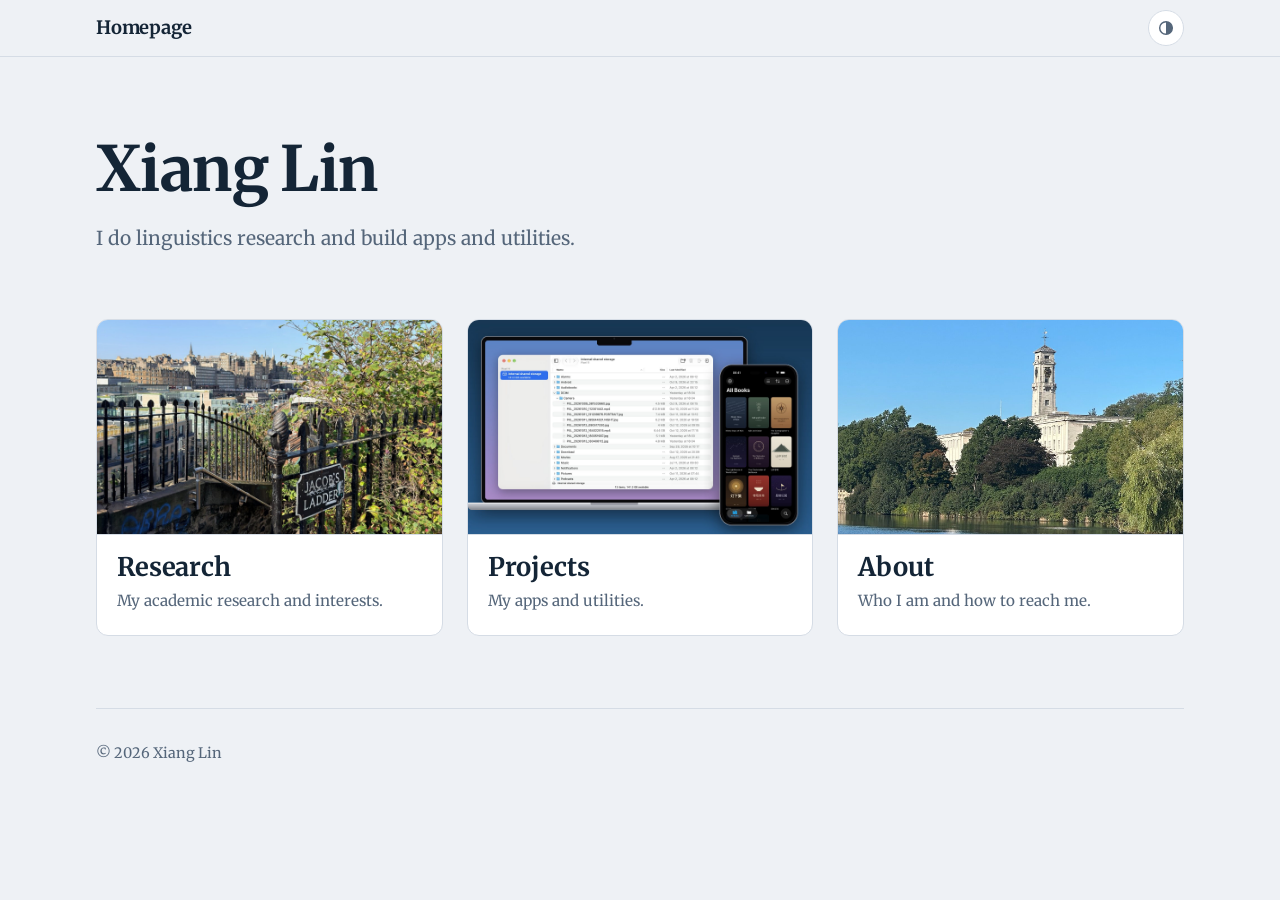
<file: index.html>
<!doctype html>
<html lang="en">
<head>
<meta charset="utf-8">
<meta name="viewport" content="width=device-width, initial-scale=1, viewport-fit=cover">
<title>Xiang Lin</title>
<meta name="description" content="Xiang Lin: linguistics research, apps and utilities.">
<link rel="icon" href="data:,">
<link rel="preconnect" href="https://fonts.googleapis.com">
<link rel="preconnect" href="https://fonts.gstatic.com" crossorigin>
<link rel="stylesheet" href="https://fonts.googleapis.com/css2?family=Merriweather:ital,wght@0,400;0,700;1,400&family=JetBrains+Mono:wght@400;500&display=swap">
<link rel="stylesheet" href="assets/site.css">
</head>
<body>

<header class="top">
  <div class="wrap">
    <span class="mark">Homepage</span>
    <button class="theme" id="theme-toggle" type="button" aria-label="Color theme: automatic" title="Color theme: automatic"><svg viewBox="0 0 20 20" width="18" height="18" aria-hidden="true"><g class="i-auto"><circle cx="10" cy="10" r="7" fill="none" stroke="currentColor" stroke-width="1.6"/><path d="M10 3a7 7 0 0 1 0 14z" fill="currentColor"/></g><g class="i-light"><circle cx="10" cy="10" r="3.6" fill="currentColor"/><g stroke="currentColor" stroke-width="1.6" stroke-linecap="round"><path d="M10 1.8v2.1M10 16.1v2.1M1.8 10h2.1M16.1 10h2.1M4.2 4.2l1.5 1.5M14.3 14.3l1.5 1.5M4.2 15.8l1.5-1.5M14.3 5.7l1.5-1.5"/></g></g><g class="i-dark"><path d="M15.8 12.6A6.6 6.6 0 0 1 7.4 4.2a6.6 6.6 0 1 0 8.4 8.4z" fill="currentColor"/></g></svg></button>
  </div>
</header>

<main class="wrap">
  <section class="intro">
    <h1>Xiang Lin</h1>
    <p class="lede">I do linguistics research and build apps and utilities.</p>
  </section>

  <nav class="tiles" aria-label="Sections">
    <a class="tile" href="research.html">
      <div class="plate"><img src="assets/tile-research.jpg" alt="Edinburgh's Old Town seen over the railings at the top of Jacob's Ladder, beside its street sign." width="1536" height="960" loading="lazy"></div>
      <div class="tile-body">
        <h2>Research</h2>
        <p>My academic research and interests.</p>
      </div>
    </a>
    <a class="tile" href="projects.html">
      <div class="plate"><img src="assets/tile-projects.jpg" alt="File Transfer for Android on a MacBook next to Novel Manager on an iPhone." width="1600" height="1000" loading="lazy"></div>
      <div class="tile-body">
        <h2>Projects</h2>
        <p>My apps and utilities.</p>
      </div>
    </a>
    <a class="tile" href="about.html">
      <div class="plate"><img src="assets/tile-about.jpg" alt="The clock tower of the Trent Building at the University of Nottingham, above the trees by the lake." width="1232" height="770" loading="lazy"></div>
      <div class="tile-body">
        <h2>About</h2>
        <p>Who I am and how to reach me.</p>
      </div>
    </a>
  </nav>

  <footer>
    <span>© 2026 Xiang Lin</span>
  </footer>
</main>

<script>
(function () {
  var root = document.documentElement;
  var btn = document.getElementById("theme-toggle");
  var order = ["auto", "light", "dark"];
  var labels = { auto: "Color theme: automatic", light: "Color theme: light", dark: "Color theme: dark" };
  var mode = "auto";
  try { mode = localStorage.getItem("theme") || "auto"; } catch (e) {}
  function apply() {
    if (mode === "auto") root.removeAttribute("data-theme");
    else root.setAttribute("data-theme", mode);
    btn.setAttribute("aria-label", labels[mode]);
    btn.title = labels[mode];
    btn.dataset.mode = mode;
  }
  btn.addEventListener("click", function () {
    mode = order[(order.indexOf(mode) + 1) % order.length];
    try { localStorage.setItem("theme", mode); } catch (e) {}
    apply();
  });
  apply();
})();
</script>
</body>
</html>
</file>
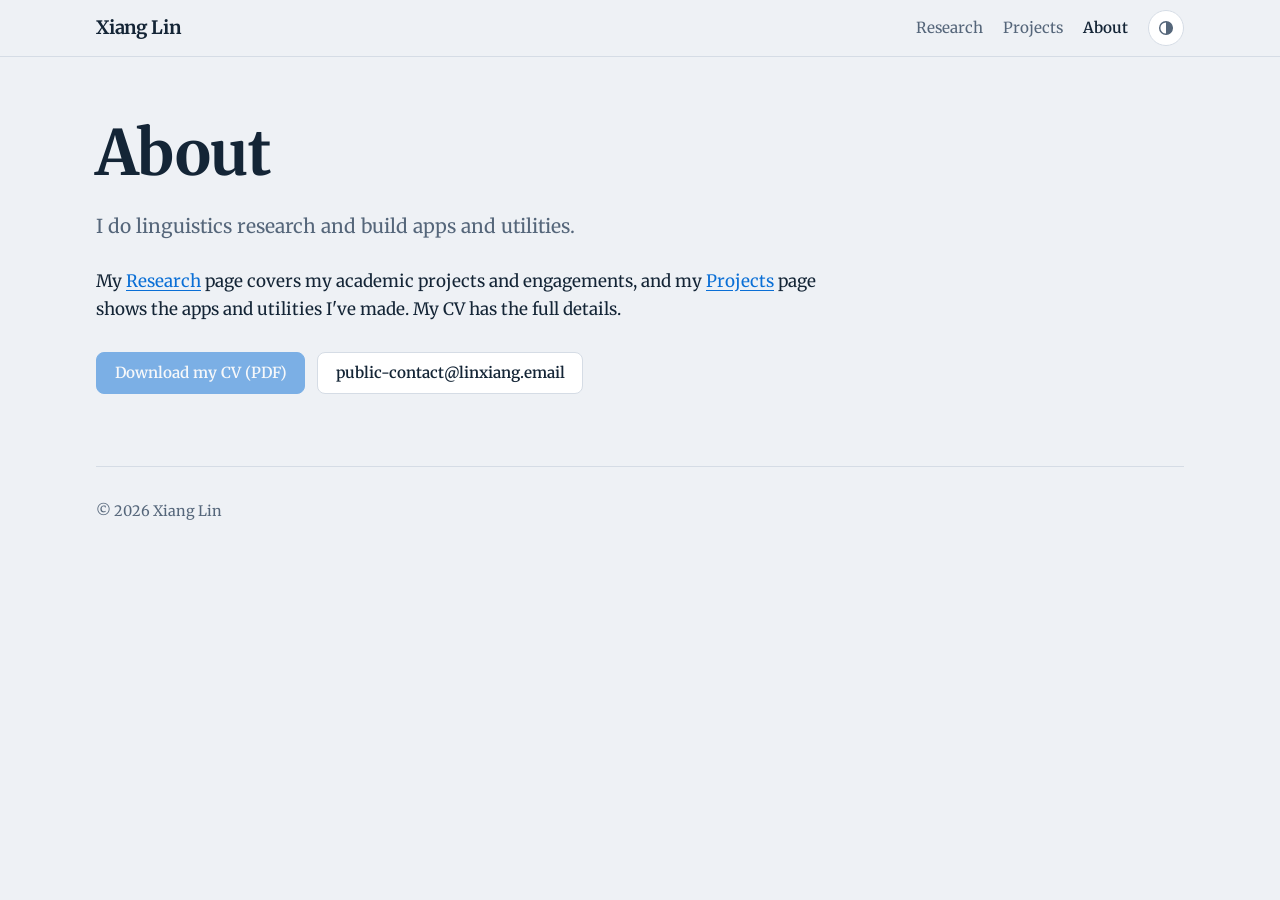
<file: about.html>
<!doctype html>
<html lang="en">
<head>
<meta charset="utf-8">
<meta name="viewport" content="width=device-width, initial-scale=1, viewport-fit=cover">
<title>About · Xiang Lin</title>
<meta name="description" content="About Xiang Lin, with CV.">
<link rel="icon" href="data:,">
<link rel="preconnect" href="https://fonts.googleapis.com">
<link rel="preconnect" href="https://fonts.gstatic.com" crossorigin>
<link rel="stylesheet" href="https://fonts.googleapis.com/css2?family=Merriweather:ital,wght@0,400;0,700;1,400&family=JetBrains+Mono:wght@400;500&display=swap">
<link rel="stylesheet" href="assets/site.css">
</head>
<body>

<header class="top">
  <div class="wrap">
    <a class="mark" href="index.html">Xiang Lin</a>
    <nav aria-label="Main">
      <a href="research.html">Research</a>
      <a href="projects.html">Projects</a>
      <a href="about.html" aria-current="page">About</a>
      <button class="theme" id="theme-toggle" type="button" aria-label="Color theme: automatic" title="Color theme: automatic"><svg viewBox="0 0 20 20" width="18" height="18" aria-hidden="true"><g class="i-auto"><circle cx="10" cy="10" r="7" fill="none" stroke="currentColor" stroke-width="1.6"/><path d="M10 3a7 7 0 0 1 0 14z" fill="currentColor"/></g><g class="i-light"><circle cx="10" cy="10" r="3.6" fill="currentColor"/><g stroke="currentColor" stroke-width="1.6" stroke-linecap="round"><path d="M10 1.8v2.1M10 16.1v2.1M1.8 10h2.1M16.1 10h2.1M4.2 4.2l1.5 1.5M14.3 14.3l1.5 1.5M4.2 15.8l1.5-1.5M14.3 5.7l1.5-1.5"/></g></g><g class="i-dark"><path d="M15.8 12.6A6.6 6.6 0 0 1 7.4 4.2a6.6 6.6 0 1 0 8.4 8.4z" fill="currentColor"/></g></svg></button>
    </nav>
  </div>
</header>

<main class="wrap">
  <section class="page">
    <h1>About</h1>
    <p class="lede">I do linguistics research and build apps and utilities.</p>
    <p>My <a href="research.html">Research</a> page covers my academic projects and engagements, and my <a href="projects.html">Projects</a> page shows the apps and utilities I've made. My CV has the full details.</p>
    <form class="cv-form" id="cv-form" action="https://xiang-cv.xavierlin.workers.dev/" method="post">
      <div id="cv-check"></div>
      <div class="links">
        <button class="btn primary" id="cv-download" type="submit" disabled>Download my CV (PDF)</button>
        <a class="btn" href="mailto:public-contact@linxiang.email">public-contact@linxiang.email</a>
      </div>
    </form>
  </section>

  <footer>
    <span>© 2026 Xiang Lin</span>
  </footer>
</main>

<script>
(function () {
  var root = document.documentElement;
  var btn = document.getElementById("theme-toggle");
  var order = ["auto", "light", "dark"];
  var labels = { auto: "Color theme: automatic", light: "Color theme: light", dark: "Color theme: dark" };
  var mode = "auto";
  try { mode = localStorage.getItem("theme") || "auto"; } catch (e) {}
  function apply() {
    if (mode === "auto") root.removeAttribute("data-theme");
    else root.setAttribute("data-theme", mode);
    btn.setAttribute("aria-label", labels[mode]);
    btn.title = labels[mode];
    btn.dataset.mode = mode;
  }
  btn.addEventListener("click", function () {
    mode = order[(order.indexOf(mode) + 1) % order.length];
    try { localStorage.setItem("theme", mode); } catch (e) {}
    apply();
  });
  apply();
})();
</script>
<script>
// The CV download is guarded by Cloudflare Turnstile; the Worker checks the token and sends the PDF.
var cvWidget;
function cvTheme() {
  var t = document.documentElement.getAttribute("data-theme");
  return t === "light" || t === "dark" ? t : "auto";
}
function onTurnstileLoad() {
  var button = document.getElementById("cv-download");
  cvWidget = turnstile.render("#cv-check", {
    sitekey: "0x4AAAAAAFWOli0DaNBlAOn7",
    theme: cvTheme(),
    callback: function () { button.disabled = false; },
    "expired-callback": function () { button.disabled = true; },
    "error-callback": function () { button.disabled = true; }
  });
  // Each token works once, so get a fresh check after a download starts.
  document.getElementById("cv-form").addEventListener("submit", function () {
    button.disabled = true;
    setTimeout(function () { turnstile.reset(cvWidget); }, 1500);
  });
}
</script>
<script src="https://challenges.cloudflare.com/turnstile/v0/api.js?render=explicit&onload=onTurnstileLoad" async defer></script>
</body>
</html>
</file>
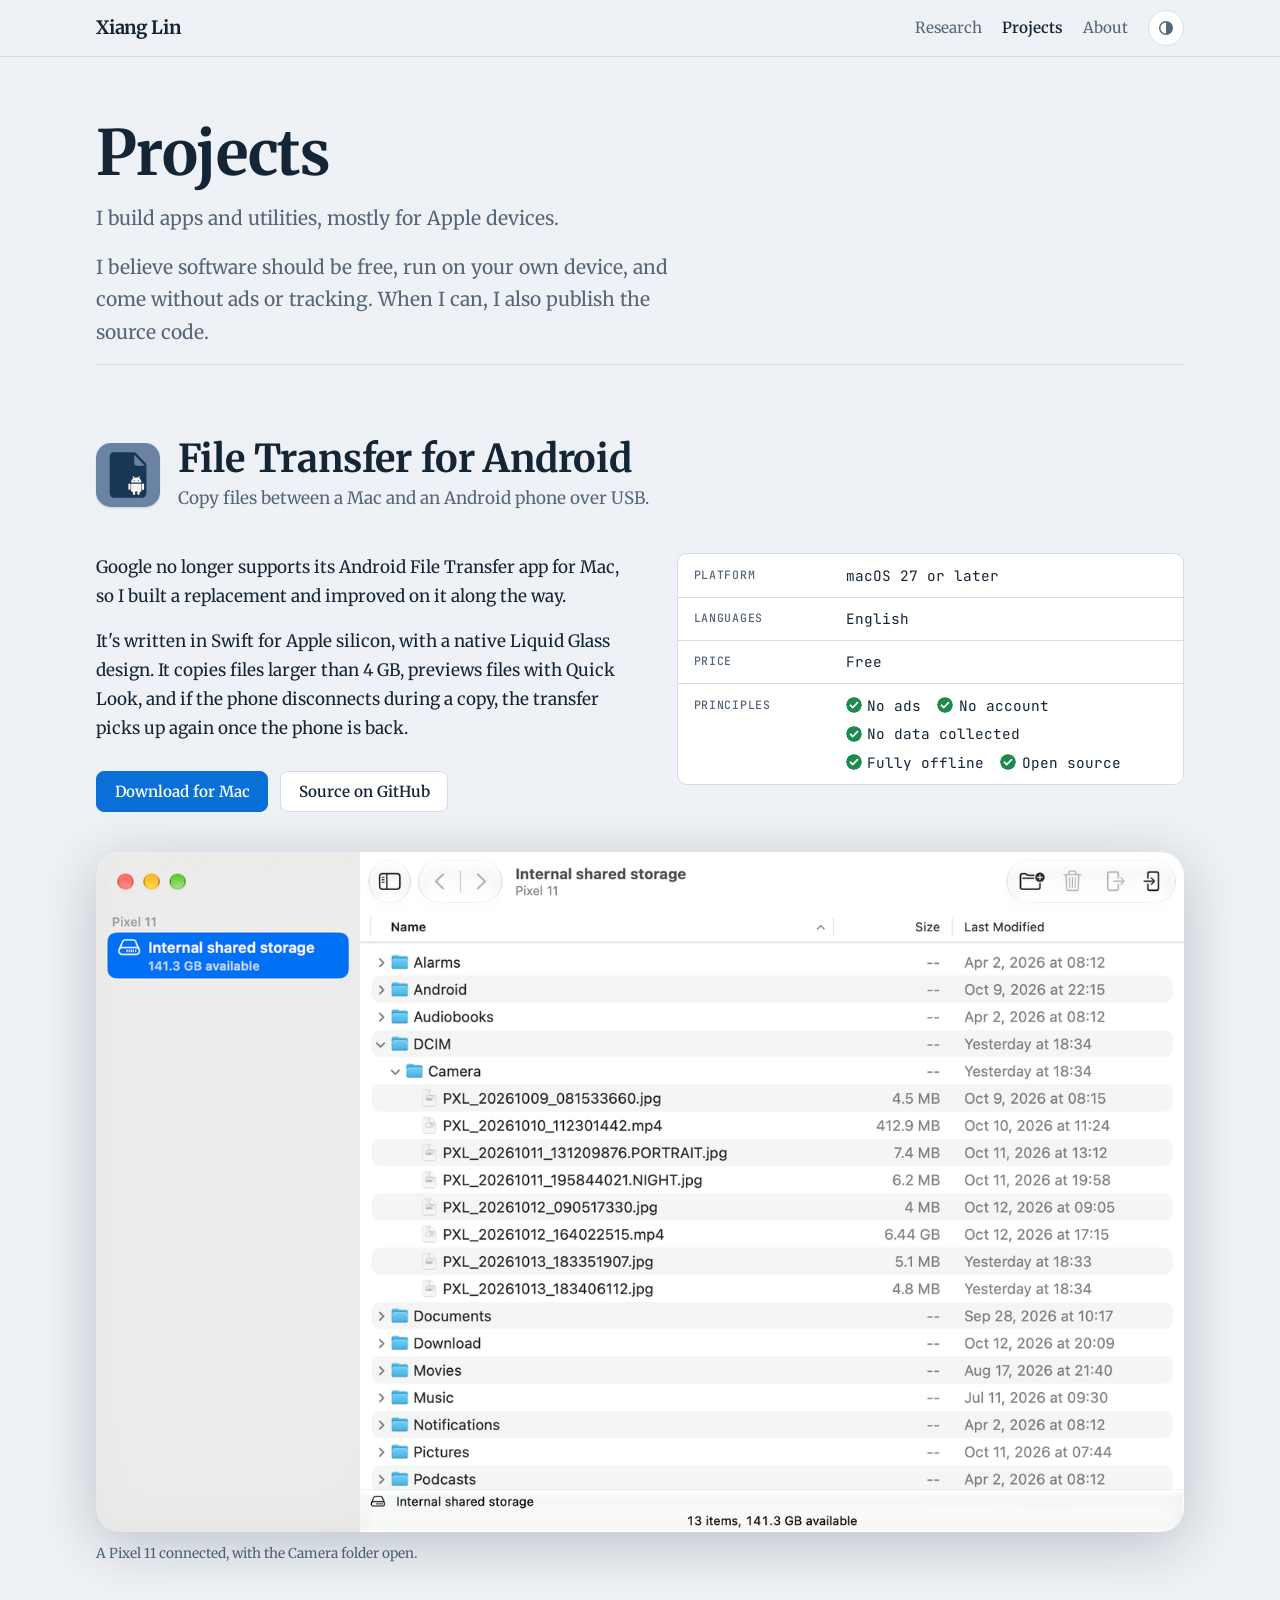
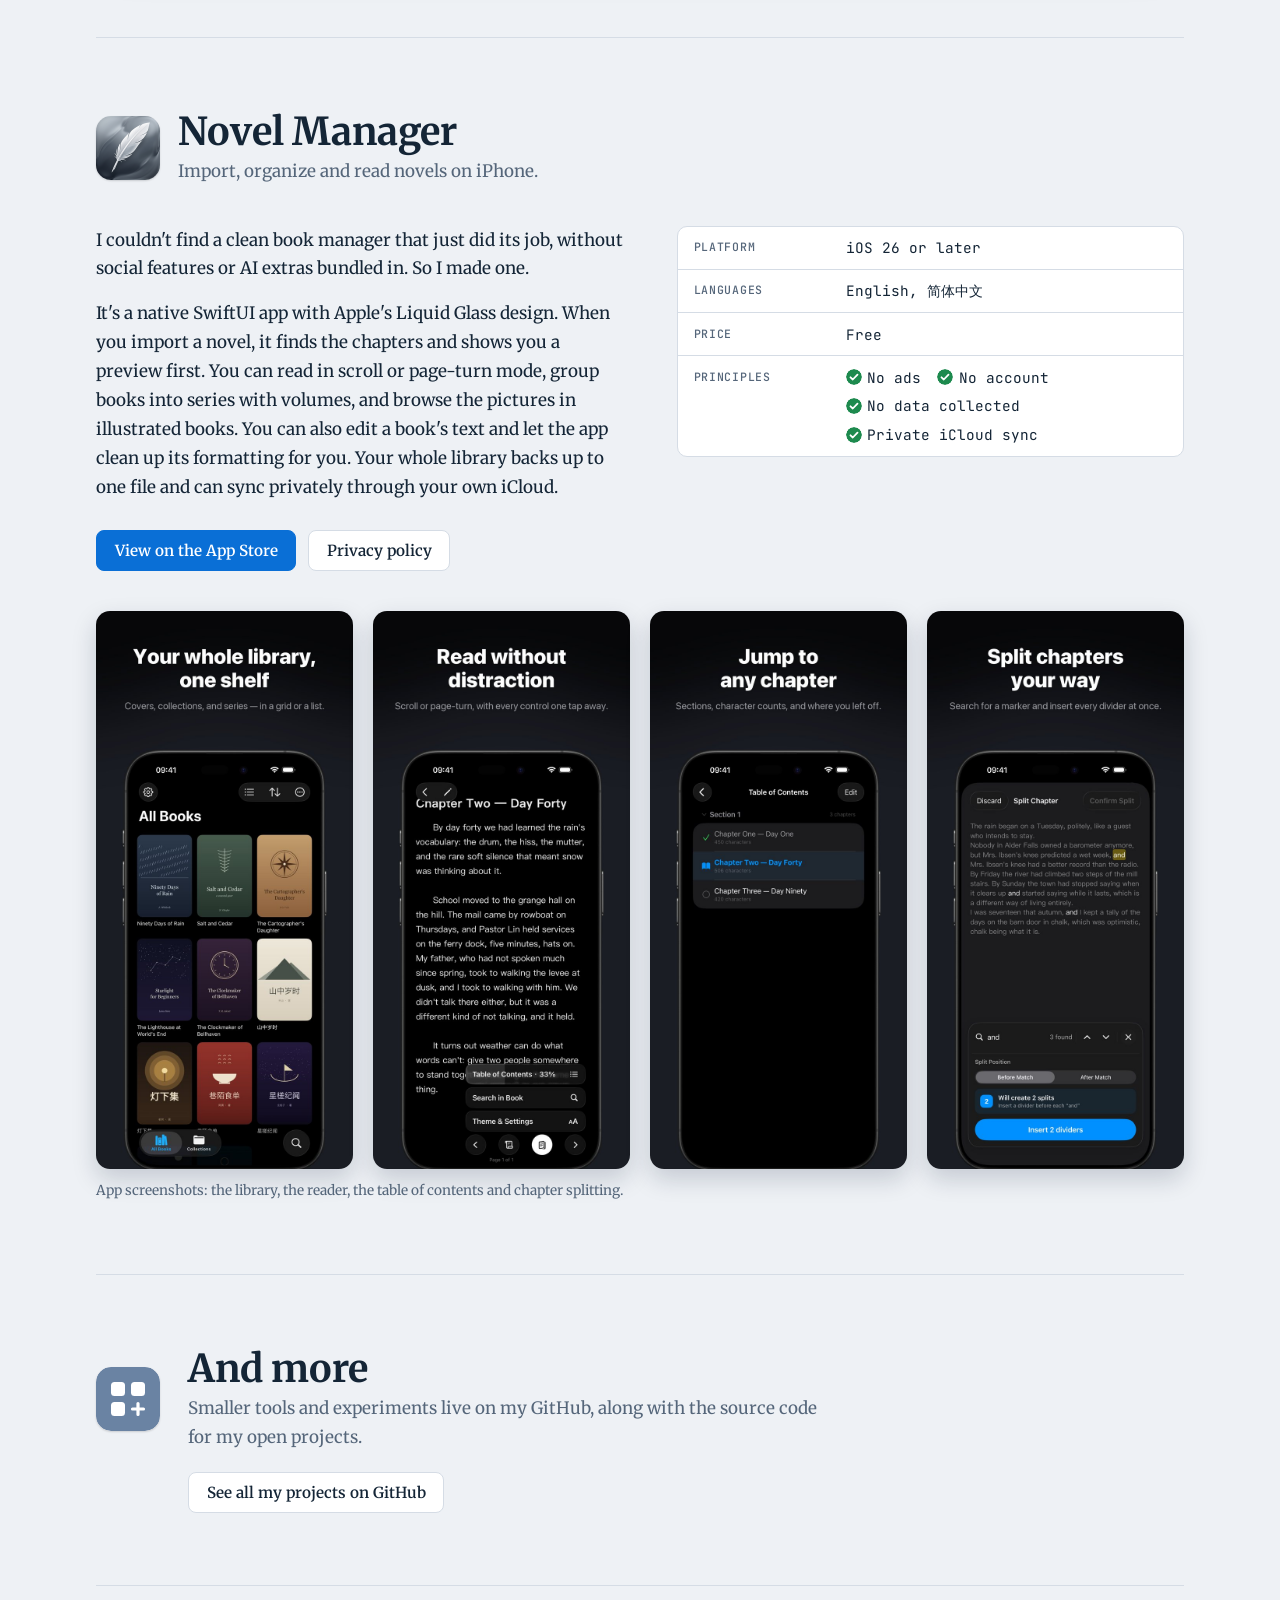
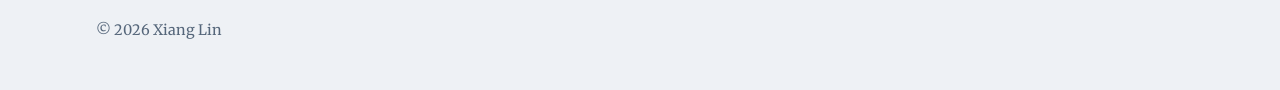
<file: projects.html>
<!doctype html>
<html lang="en">
<head>
<meta charset="utf-8">
<meta name="viewport" content="width=device-width, initial-scale=1, viewport-fit=cover">
<title>Projects · Xiang Lin</title>
<meta name="description" content="Apps for Mac and iPhone by Xiang Lin: File Transfer for Android and Novel Manager.">
<link rel="icon" href="data:,">
<link rel="preconnect" href="https://fonts.googleapis.com">
<link rel="preconnect" href="https://fonts.gstatic.com" crossorigin>
<link rel="stylesheet" href="https://fonts.googleapis.com/css2?family=Merriweather:ital,wght@0,400;0,700;1,400&family=JetBrains+Mono:wght@400;500&display=swap">
<link rel="stylesheet" href="assets/site.css">
</head>
<body>

<header class="top">
  <div class="wrap">
    <a class="mark" href="index.html">Xiang Lin</a>
    <nav aria-label="Main">
      <a href="research.html">Research</a>
      <a href="projects.html" aria-current="page">Projects</a>
      <a href="about.html">About</a>
      <button class="theme" id="theme-toggle" type="button" aria-label="Color theme: automatic" title="Color theme: automatic"><svg viewBox="0 0 20 20" width="18" height="18" aria-hidden="true"><g class="i-auto"><circle cx="10" cy="10" r="7" fill="none" stroke="currentColor" stroke-width="1.6"/><path d="M10 3a7 7 0 0 1 0 14z" fill="currentColor"/></g><g class="i-light"><circle cx="10" cy="10" r="3.6" fill="currentColor"/><g stroke="currentColor" stroke-width="1.6" stroke-linecap="round"><path d="M10 1.8v2.1M10 16.1v2.1M1.8 10h2.1M16.1 10h2.1M4.2 4.2l1.5 1.5M14.3 14.3l1.5 1.5M4.2 15.8l1.5-1.5M14.3 5.7l1.5-1.5"/></g></g><g class="i-dark"><path d="M15.8 12.6A6.6 6.6 0 0 1 7.4 4.2a6.6 6.6 0 1 0 8.4 8.4z" fill="currentColor"/></g></svg></button>
    </nav>
  </div>
</header>

<main class="wrap">
  <section class="projects-intro">
    <h1>Projects</h1>
    <p class="lede">I build apps and utilities, mostly for Apple devices.</p>
    <p class="lede">I believe software should be free, run on your own device, and come without ads or tracking. When I can, I also publish the source code.</p>
  </section>

  <div id="projects">


  <article class="project" id="file-transfer">
    <div class="head">
      <img class="appicon" src="assets/ft-icon.svg" alt="" width="64" height="64">
      <div>
        <h2>File Transfer for Android</h2>
        <p class="kind">Copy files between a Mac and an Android phone over USB.</p>
      </div>
    </div>

    <div class="body">
      <div class="prose">
        <p>Google no longer supports its Android File Transfer app for Mac, so I built a replacement and improved on it along the way.</p>
        <p>It's written in Swift for Apple silicon, with a native Liquid Glass design. It copies files larger than 4&nbsp;GB, previews files with Quick Look, and if the phone disconnects during a copy, the transfer picks up again once the phone is back.</p>
        <div class="links">
          <a class="btn primary" href="https://github.com/Lin-Xavier/File-Transfer-for-Android/releases">Download for Mac</a>
          <a class="btn" href="https://github.com/Lin-Xavier/File-Transfer-for-Android">Source on GitHub</a>
        </div>
      </div>

      <dl class="spec">
        <div><dt>Platform</dt><dd>macOS 27 or later</dd></div>
        <div><dt>Languages</dt><dd>English</dd></div>
        <div><dt>Price</dt><dd>Free</dd></div>
        <div class="checks-row"><dt>Principles</dt><dd><ul class="checks"><li>No ads</li><li>No account</li><li>No data collected</li><li>Fully offline</li><li>Open source</li></ul></dd></div>
      </dl>
    </div>

    <div class="shots">
      <figure>
        <img src="assets/ft-connected.png" width="1400" height="875" alt="The app window showing a connected Pixel 11. The Camera folder is open, listing photos and videos with their sizes and dates.">
        <figcaption>A Pixel 11 connected, with the Camera folder open.</figcaption>
      </figure>
    </div>
  </article>

  <article class="project" id="novel-manager">
    <div class="head">
      <img class="appicon" src="assets/nm-icon.png" alt="" width="64" height="64">
      <div>
        <h2>Novel Manager</h2>
        <p class="kind">Import, organize and read novels on iPhone.</p>
      </div>
    </div>

    <div class="body">
      <div class="prose">
        <p>I couldn't find a clean book manager that just did its job, without social features or AI extras bundled in. So I made one.</p>
        <p>It's a native SwiftUI app with Apple's Liquid Glass design. When you import a novel, it finds the chapters and shows you a preview first. You can read in scroll or page-turn mode, group books into series with volumes, and browse the pictures in illustrated books. You can also edit a book's text and let the app clean up its formatting for you. Your whole library backs up to one file and can sync privately through your own iCloud.</p>
        <div class="links">
          <a class="btn primary" href="https://apps.apple.com/us/app/novel-manager/id6774774162">View on the App Store</a>
          <a class="btn" href="https://lin-xavier.github.io/novel-manager-privacy/">Privacy policy</a>
        </div>
      </div>

      <dl class="spec">
        <div><dt>Platform</dt><dd>iOS 26 or later</dd></div>
        <div><dt>Languages</dt><dd>English, <span lang="zh-Hans">简体中文</span></dd></div>
        <div><dt>Price</dt><dd>Free</dd></div>
        <div class="checks-row"><dt>Principles</dt><dd><ul class="checks"><li>No ads</li><li>No account</li><li>No data collected</li><li>Private iCloud sync</li></ul></dd></div>
      </dl>
    </div>

    <figure class="phones-fig">
      <div class="phones">
        <img src="assets/nm-library.jpg" width="660" height="1434" loading="lazy" alt="App Store screenshot: Your whole library, one shelf. The library shows book covers in a grid.">
        <img src="assets/nm-reader.jpg" width="660" height="1434" loading="lazy" alt="App Store screenshot: Read without distraction. A chapter open in the reader with its controls.">
        <img src="assets/nm-chapters.jpg" width="660" height="1434" loading="lazy" alt="App Store screenshot: Jump to any chapter. The table of contents with character counts.">
        <img src="assets/nm-split.jpg" width="660" height="1434" loading="lazy" alt="App Store screenshot: Split chapters your way. Inserting chapter dividers at every match of a search.">
      </div>
      <figcaption>App screenshots: the library, the reader, the table of contents and chapter splitting.</figcaption>
    </figure>
  </article>

  <section class="project more" id="more">
    <div class="head">
      <svg class="appicon more-icon" viewBox="0 0 64 64" width="64" height="64" aria-hidden="true"><rect width="64" height="64" rx="15" fill="currentColor"/><g fill="#fff"><rect x="15" y="15" width="14" height="14" rx="3.5"/><rect x="35" y="15" width="14" height="14" rx="3.5"/><rect x="15" y="35" width="14" height="14" rx="3.5"/><path d="M42 36.5v11M36.5 42h11" stroke="#fff" stroke-width="3.2" stroke-linecap="round"/></g></svg>
      <div>
        <h2>And more</h2>
        <p class="kind">Smaller tools and experiments live on my GitHub, along with the source code for my open projects.</p>
      </div>
    </div>
    <div class="links">
      <a class="btn" href="https://github.com/Lin-Xavier?tab=repositories">See all my projects on GitHub</a>
    </div>
  </section>
  </div>

  <footer>
    <span>© 2026 Xiang Lin</span>
  </footer>
</main>

<script>
(function () {
  var root = document.documentElement;
  var btn = document.getElementById("theme-toggle");
  var order = ["auto", "light", "dark"];
  var labels = { auto: "Color theme: automatic", light: "Color theme: light", dark: "Color theme: dark" };
  var mode = "auto";
  try { mode = localStorage.getItem("theme") || "auto"; } catch (e) {}
  function apply() {
    if (mode === "auto") root.removeAttribute("data-theme");
    else root.setAttribute("data-theme", mode);
    btn.setAttribute("aria-label", labels[mode]);
    btn.title = labels[mode];
    btn.dataset.mode = mode;
  }
  btn.addEventListener("click", function () {
    mode = order[(order.indexOf(mode) + 1) % order.length];
    try { localStorage.setItem("theme", mode); } catch (e) {}
    apply();
  });
  apply();
})();
</script>
</body>
</html>
</file>
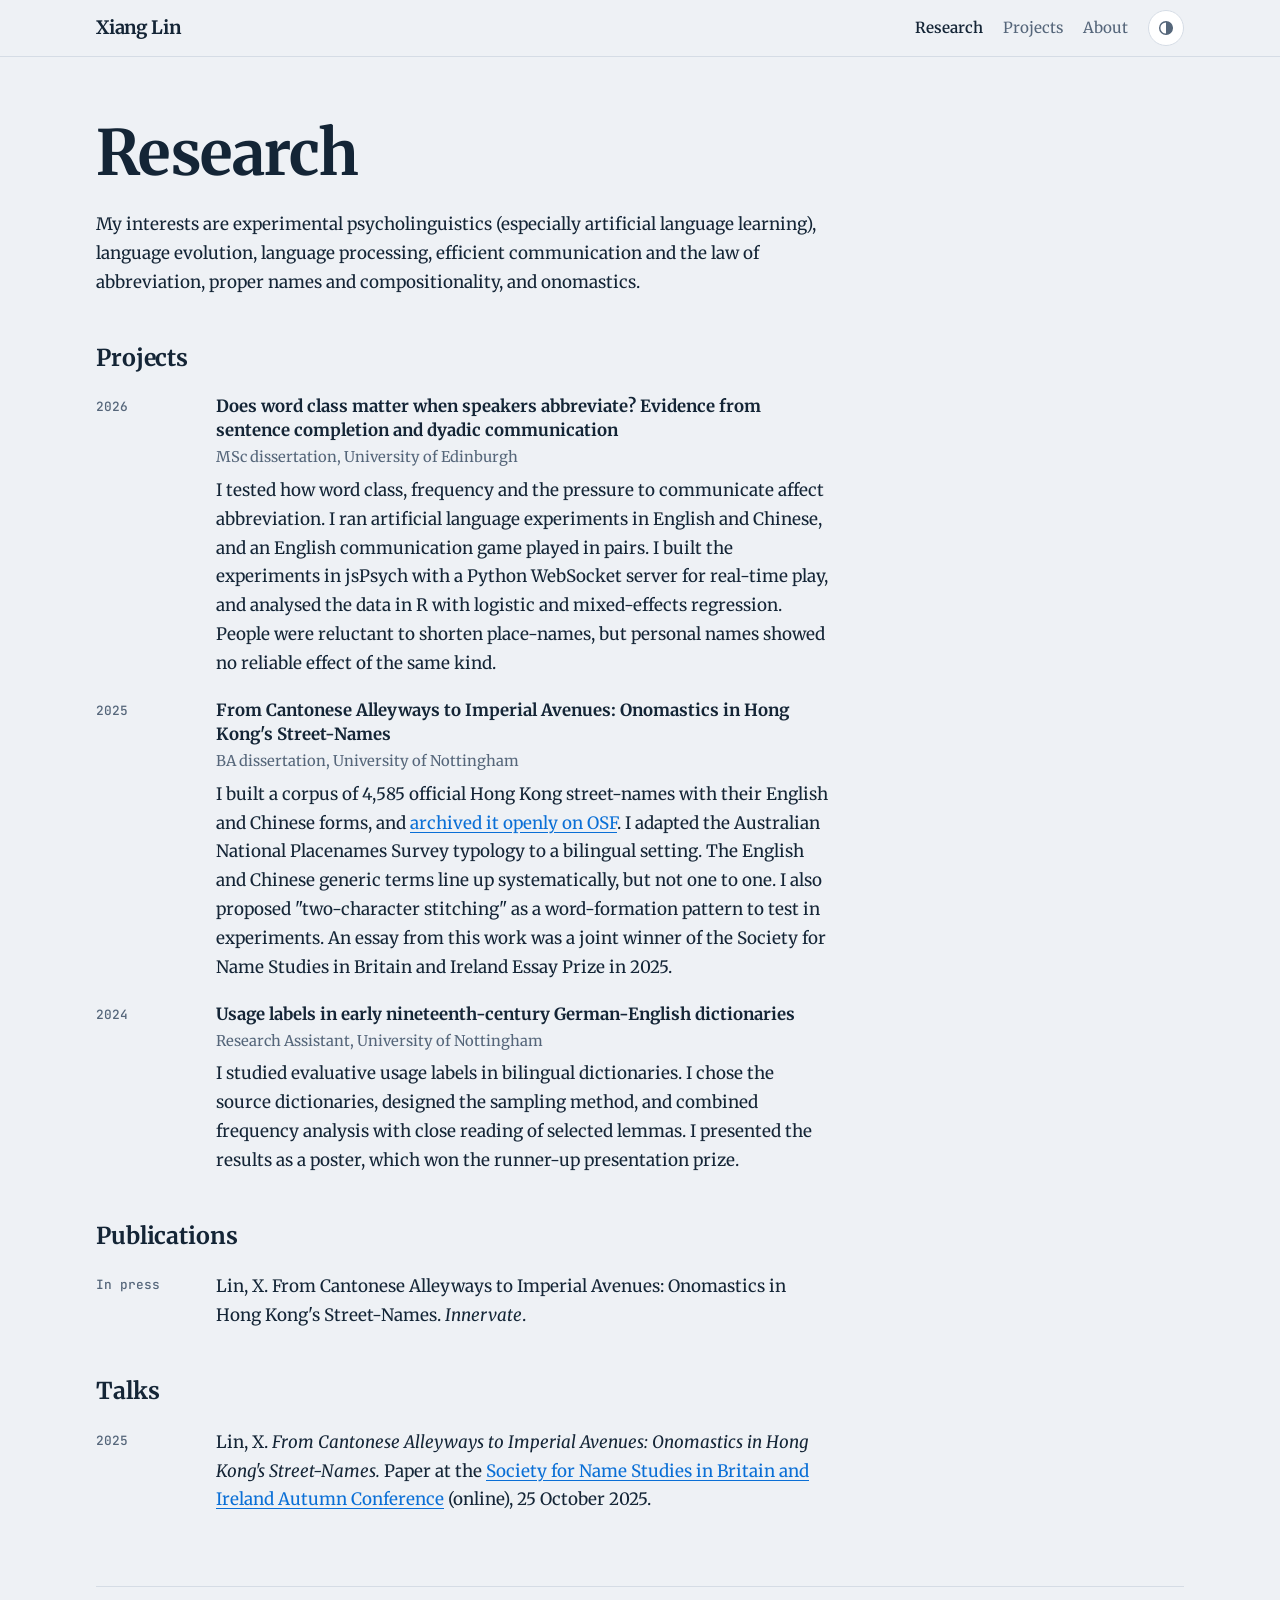
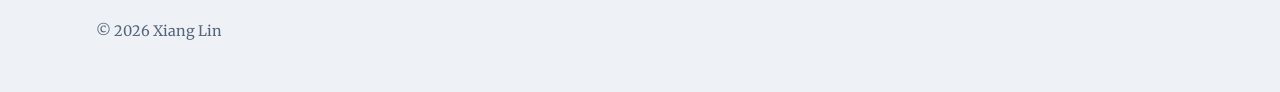
<file: research.html>
<!doctype html>
<html lang="en">
<head>
<meta charset="utf-8">
<meta name="viewport" content="width=device-width, initial-scale=1, viewport-fit=cover">
<title>Research · Xiang Lin</title>
<meta name="description" content="Xiang Lin's linguistics research and publications.">
<link rel="icon" href="data:,">
<link rel="preconnect" href="https://fonts.googleapis.com">
<link rel="preconnect" href="https://fonts.gstatic.com" crossorigin>
<link rel="stylesheet" href="https://fonts.googleapis.com/css2?family=Merriweather:ital,wght@0,400;0,700;1,400&family=JetBrains+Mono:wght@400;500&display=swap">
<link rel="stylesheet" href="assets/site.css">
</head>
<body>

<header class="top">
  <div class="wrap">
    <a class="mark" href="index.html">Xiang Lin</a>
    <nav aria-label="Main">
      <a href="research.html" aria-current="page">Research</a>
      <a href="projects.html">Projects</a>
      <a href="about.html">About</a>
      <button class="theme" id="theme-toggle" type="button" aria-label="Color theme: automatic" title="Color theme: automatic"><svg viewBox="0 0 20 20" width="18" height="18" aria-hidden="true"><g class="i-auto"><circle cx="10" cy="10" r="7" fill="none" stroke="currentColor" stroke-width="1.6"/><path d="M10 3a7 7 0 0 1 0 14z" fill="currentColor"/></g><g class="i-light"><circle cx="10" cy="10" r="3.6" fill="currentColor"/><g stroke="currentColor" stroke-width="1.6" stroke-linecap="round"><path d="M10 1.8v2.1M10 16.1v2.1M1.8 10h2.1M16.1 10h2.1M4.2 4.2l1.5 1.5M14.3 14.3l1.5 1.5M4.2 15.8l1.5-1.5M14.3 5.7l1.5-1.5"/></g></g><g class="i-dark"><path d="M15.8 12.6A6.6 6.6 0 0 1 7.4 4.2a6.6 6.6 0 1 0 8.4 8.4z" fill="currentColor"/></g></svg></button>
    </nav>
  </div>
</header>

<main class="wrap">
  <section class="page">
    <h1>Research</h1>
    <p>My interests are experimental psycholinguistics (especially artificial language learning), language evolution, language processing, efficient communication and the law of abbreviation, proper names and compositionality, and onomastics.</p>

    <h2>Projects</h2>
    <ul class="cv">
      <li><span class="when">2026</span><div>
        <h3>Does word class matter when speakers abbreviate? Evidence from sentence completion and dyadic communication</h3>
        <p class="sub">MSc dissertation, University of Edinburgh</p>
        <p>I tested how word class, frequency and the pressure to communicate affect abbreviation. I ran artificial language experiments in English and Chinese, and an English communication game played in pairs. I built the experiments in jsPsych with a Python WebSocket server for real-time play, and analysed the data in R with logistic and mixed-effects regression. People were reluctant to shorten place-names, but personal names showed no reliable effect of the same kind.</p>
      </div></li>
      <li><span class="when">2025</span><div>
        <h3>From Cantonese Alleyways to Imperial Avenues: Onomastics in Hong Kong's Street-Names</h3>
        <p class="sub">BA dissertation, University of Nottingham</p>
        <p>I built a corpus of 4,585 official Hong Kong street-names with their English and Chinese forms, and <a href="https://osf.io/mw8bd">archived it openly on OSF</a>. I adapted the Australian National Placenames Survey typology to a bilingual setting. The English and Chinese generic terms line up systematically, but not one to one. I also proposed "two-character stitching" as a word-formation pattern to test in experiments. An essay from this work was a joint winner of the Society for Name Studies in Britain and Ireland Essay Prize in 2025.</p>
      </div></li>
      <li><span class="when">2024</span><div>
        <h3>Usage labels in early nineteenth-century German-English dictionaries</h3>
        <p class="sub">Research Assistant, University of Nottingham</p>
        <p>I studied evaluative usage labels in bilingual dictionaries. I chose the source dictionaries, designed the sampling method, and combined frequency analysis with close reading of selected lemmas. I presented the results as a poster, which won the runner-up presentation prize.</p>
      </div></li>
    </ul>

    <h2>Publications</h2>
    <ul class="cv">
      <li><span class="when">In press</span><div>Lin, X. From Cantonese Alleyways to Imperial Avenues: Onomastics in Hong Kong's Street-Names. <i>Innervate</i>.</div></li>
    </ul>

    <h2>Talks</h2>
    <ul class="cv">
      <li><span class="when">2025</span><div>Lin, X. <i>From Cantonese Alleyways to Imperial Avenues: Onomastics in Hong Kong's Street-Names.</i> Paper at the <a href="https://www.snsbi.org.uk/meeting/2025-autumn-conference-online/">Society for Name Studies in Britain and Ireland Autumn Conference</a> (online), 25 October 2025.</div></li>
    </ul>
  </section>

  <footer>
    <span>© 2026 Xiang Lin</span>
  </footer>
</main>

<script>
(function () {
  var root = document.documentElement;
  var btn = document.getElementById("theme-toggle");
  var order = ["auto", "light", "dark"];
  var labels = { auto: "Color theme: automatic", light: "Color theme: light", dark: "Color theme: dark" };
  var mode = "auto";
  try { mode = localStorage.getItem("theme") || "auto"; } catch (e) {}
  function apply() {
    if (mode === "auto") root.removeAttribute("data-theme");
    else root.setAttribute("data-theme", mode);
    btn.setAttribute("aria-label", labels[mode]);
    btn.title = labels[mode];
    btn.dataset.mode = mode;
  }
  btn.addEventListener("click", function () {
    mode = order[(order.indexOf(mode) + 1) % order.length];
    try { localStorage.setItem("theme", mode); } catch (e) {}
    apply();
  });
  apply();
})();
</script>
</body>
</html>
</file>
<file: assets/site.css>
/* Layout: one 68rem column. Home is a grid of link tiles; inner pages are a reading column; projects are full-width bands with a spec sheet. */
:root {
  --bg: #eef1f5;
  --surface: #ffffff;
  --ink: #142536;
  --muted: #55667a;
  --line: #d5dce5;
  --accent: #0a6fd6;
  --slate: #6a83a3;
  --navy: #173754;
  --good: #1d8a4e;
  --display: Merriweather, Georgia, "Times New Roman", serif;
  --body: Merriweather, Georgia, "Times New Roman", serif;
  --mono: "JetBrains Mono", ui-monospace, Menlo, Consolas, monospace;
  color-scheme: light;
}
@media (prefers-color-scheme: dark) {
  :root:not([data-theme="light"]) {
    --bg: #0d151e; --surface: #15202c; --ink: #e3e9f0; --muted: #93a3b5;
    --line: #26354a; --accent: #5aa9ff; --slate: #7f97b6; --navy: #2a4c70; --good: #4cc38a;
    color-scheme: dark;
  }
}
:root[data-theme="dark"] {
  --bg: #0d151e; --surface: #15202c; --ink: #e3e9f0; --muted: #93a3b5;
  --line: #26354a; --accent: #5aa9ff; --slate: #7f97b6; --navy: #2a4c70; --good: #4cc38a;
  color-scheme: dark;
}

* { box-sizing: border-box; }
html { scroll-behavior: smooth; }
@media (prefers-reduced-motion: reduce) { html { scroll-behavior: auto; } }
body {
  margin: 0;
  background: var(--bg);
  color: var(--ink);
  font: 1.0625rem/1.7 var(--body);
  padding-inline: 20px;
}
img { max-width: 100%; height: auto; display: block; }
a { color: var(--accent); text-underline-offset: 3px; }
a:focus-visible, button:focus-visible { outline: 2px solid var(--accent); outline-offset: 3px; border-radius: 4px; }
.wrap { max-width: 68rem; margin-inline: auto; }

/* Header */
.top {
  position: sticky; top: env(safe-area-inset-top, 0px); z-index: 5;
  background: color-mix(in srgb, var(--bg) 88%, transparent);
  backdrop-filter: blur(10px);
  border-bottom: 1px solid var(--line);
  margin-inline: -20px; padding-inline: 20px;
}
.top .wrap { display: flex; flex-wrap: wrap; align-items: center; gap: 0.5rem 1.5rem; min-height: 3.5rem; padding-block: 0.6rem; }
.mark { font: 700 1.15rem/1 var(--display); color: var(--ink); text-decoration: none; letter-spacing: -0.01em; }
.top nav { display: flex; flex-wrap: wrap; gap: 0.4rem 1.25rem; margin-left: auto; align-items: center; font-size: 0.95rem; }
.top nav a[aria-current="page"] { color: var(--ink); font-weight: 600; }
.top nav a { color: var(--muted); text-decoration: none; }
.top nav a:hover { color: var(--ink); }
.top .wrap > .theme { margin-left: auto; }
.project.more { gap: 1rem; }
.more .kind { max-width: 40rem; }
.more .head { gap: 1.75rem; }
.more .links { margin-top: 0.25rem; margin-left: calc(64px + 1.75rem); }
.more-icon { color: var(--slate); }
.theme {
  display: inline-grid; place-items: center; width: 2.25rem; height: 2.25rem; padding: 0;
  border: 1px solid var(--line); background: var(--surface); color: var(--muted);
  border-radius: 999px; cursor: pointer;
}
.theme:hover { color: var(--ink); border-color: var(--muted); }
.theme .i-light, .theme .i-dark { display: none; }
.theme[data-mode="light"] .i-auto, .theme[data-mode="dark"] .i-auto { display: none; }
.theme[data-mode="light"] .i-light, .theme[data-mode="dark"] .i-dark { display: inline; }

/* Intro */
.intro { padding-block: 5rem 4rem; display: grid; gap: 1.25rem; max-width: 46rem; }
.eyebrow { font: 500 0.78rem/1 var(--mono); letter-spacing: 0.08em; text-transform: uppercase; color: var(--muted); margin: 0; }
h1 {
  font: 700 clamp(2.3rem, 6vw, 3.9rem)/1.04 var(--display);
  letter-spacing: -0.01em; margin: 0; text-wrap: balance;
}
.lede { font-size: 1.2rem; color: var(--muted); margin: 0; max-width: 36rem; }

/* Projects */
.project { border-top: 1px solid var(--line); padding-block: 4.5rem; display: grid; gap: 2.5rem; }
.head { display: flex; gap: 1.1rem; align-items: center; }
.appicon { width: 64px; height: 64px; border-radius: 15px; flex: none; box-shadow: 0 1px 2px rgb(0 0 0 / 0.15); }
h2 { font: 700 clamp(1.7rem, 3.6vw, 2.4rem)/1.1 var(--display); letter-spacing: -0.005em; margin: 0; text-wrap: balance; }
.kind { margin: 0.3rem 0 0; color: var(--muted); }
.body { display: grid; grid-template-columns: minmax(0, 1.05fr) minmax(0, 1fr); gap: 3rem; align-items: start; }
.body > * { min-width: 0; }
.prose p { margin: 0 0 1rem; max-width: 34rem; }
.prose h3 { font: 700 1rem/1.3 var(--display); margin: 1.75rem 0 0.6rem; }
.prose ul { margin: 0; padding-left: 1.1rem; display: grid; gap: 0.4rem; }
.links { display: flex; flex-wrap: wrap; gap: 0.75rem; margin-top: 1.75rem; }
.btn {
  display: inline-flex; align-items: center; gap: 0.45rem;
  font: 600 0.95rem/1 var(--body); padding: 0.75rem 1.1rem; border-radius: 8px;
  text-decoration: none; border: 1px solid var(--line); color: var(--ink); background: var(--surface);
}
.btn.primary { background: var(--accent); border-color: var(--accent); color: #fff; }
.btn:hover { border-color: var(--accent); }

/* CV download form */
.cv-form { display: flex; flex-direction: column; gap: 0.9rem; margin: 0; }
.cv-form #cv-check:empty { display: none; }
button.btn { cursor: pointer; }
button.btn:disabled { opacity: 0.5; cursor: default; }
button.btn:disabled:hover { border-color: var(--accent); }

/* Spec sheet */
.spec { margin: 0; border: 1px solid var(--line); border-radius: 10px; background: var(--surface); overflow: hidden; }
.spec div { display: grid; grid-template-columns: 8.5rem minmax(0, 1fr); gap: 1rem; padding: 0.6rem 1rem; border-top: 1px solid var(--line); }
.spec div:first-child { border-top: 0; }
.spec dt { font: 500 0.72rem/1.9 var(--mono); text-transform: uppercase; letter-spacing: 0.06em; color: var(--muted); }
.checks { list-style: none; margin: 0; padding: 0; display: flex; flex-wrap: wrap; gap: 0.35rem 1rem; }
.checks li { display: inline-flex; align-items: center; gap: 0.35rem; }
.checks li::before { content: ""; width: 1rem; height: 1rem; flex: none; border-radius: 50%; background: var(--good);
  -webkit-mask: url("data:image/svg+xml,%3Csvg xmlns='http://www.w3.org/2000/svg' viewBox='0 0 16 16'%3E%3Ccircle cx='8' cy='8' r='8'/%3E%3C/svg%3E");
  box-shadow: inset 0 0 0 1px var(--good);
  background-image: url("data:image/svg+xml,%3Csvg xmlns='http://www.w3.org/2000/svg' viewBox='0 0 16 16'%3E%3Cpath d='M4.5 8.3l2.3 2.2 4.7-4.9' fill='none' stroke='white' stroke-width='1.8' stroke-linecap='round' stroke-linejoin='round'/%3E%3C/svg%3E");
  background-size: 100% 100%; }
.spec dd { margin: 0; font: 400 0.9rem/1.6 var(--mono); font-variant-numeric: tabular-nums; }

.shots { display: grid; gap: 1.25rem; }
.shots figure { margin: 0; }
.shots img { filter: drop-shadow(0 12px 28px rgb(10 30 55 / 0.22)); }
.phones-fig { margin: 0; }
.shots figcaption, .phones-fig figcaption { font-size: 0.85rem; color: var(--muted); margin-top: 0.6rem; }
.pair { display: grid; grid-template-columns: 1fr 1fr; gap: 1.25rem; }

/* Novel Manager phone screens */
.phones { display: grid; grid-template-columns: repeat(4, minmax(0, 1fr)); gap: 1.25rem; }
.phones img { min-width: 0; }
.phones img { width: 100%; border-radius: 14px; box-shadow: 0 10px 24px rgb(10 30 55 / 0.18); }
.phones figcaption { font: 500 0.75rem/1 var(--mono); letter-spacing: 0.06em; text-transform: uppercase; color: var(--muted); margin-top: 0.75rem; text-align: center; }

/* About */
.about { border-top: 1px solid var(--line); padding-block: 4.5rem; display: grid; grid-template-columns: minmax(0, 14rem) minmax(0, 1fr); gap: 2rem; }
.about p { margin: 0 0 1rem; max-width: 36rem; }

footer { border-top: 1px solid var(--line); padding-block: 2rem 3rem; color: var(--muted); font-size: 0.9rem; display: flex; flex-wrap: wrap; gap: 0.5rem 1.5rem; }

/* Home tiles */
.tiles { display: grid; grid-template-columns: repeat(3, minmax(0, 1fr)); gap: 1.5rem; padding-bottom: 4.5rem; }
.tile {
  display: grid; grid-template-rows: auto 1fr; min-width: 0;
  background: var(--surface); border: 1px solid var(--line); border-radius: 12px; overflow: hidden;
  color: var(--ink); text-decoration: none;
  transition: transform 160ms ease, border-color 160ms ease, box-shadow 160ms ease;
}
.tile:hover { transform: translateY(-3px); border-color: var(--accent); box-shadow: 0 12px 28px rgb(10 30 55 / 0.12); }
.tile:focus-visible { outline: 2px solid var(--accent); outline-offset: 3px; }
@media (prefers-reduced-motion: reduce) { .tile { transition: none; } .tile:hover { transform: none; } }
.plate { aspect-ratio: 16 / 10; max-width: 100%; overflow: hidden; background: var(--line); border-bottom: 1px solid var(--line); }
.plate img { width: 100%; height: 100%; object-fit: cover; transition: transform 300ms ease; }
.tile:hover .plate img { transform: scale(1.03); }
@media (prefers-reduced-motion: reduce) { .tile:hover .plate img { transform: none; } }
.plate-todo { display: grid; place-items: center; background: transparent; border: 0; border-bottom: 1px dashed var(--muted); }
.plate-todo span { font: 500 0.75rem/1 var(--mono); letter-spacing: 0.08em; text-transform: uppercase; color: var(--muted); }
.tile-body { padding: 1.1rem 1.25rem 1.3rem; display: grid; gap: 0.45rem; align-content: start; }
.tile-body h2 { font-size: clamp(1.3rem, 2.2vw, 1.6rem); }
.tile-body p { margin: 0; color: var(--muted); font-size: 0.95rem; }
.tile-body .go { font: 500 0.75rem/1 var(--mono); letter-spacing: 0.06em; text-transform: uppercase; color: var(--accent); }

/* Inner pages */
.page { padding-block: 4rem 4.5rem; display: grid; gap: 1.5rem; max-width: 46rem; }
.page p { margin: 0; }
.page h2 { font-size: 1.45rem; margin-top: 1.5rem; }
.page .links { margin-top: 0.25rem; }
.cv { list-style: none; margin: 0; padding: 0; display: grid; gap: 1.25rem; }
.cv li { display: grid; grid-template-columns: 6.5rem minmax(0, 1fr); gap: 1rem; }
.cv .when { font: 500 0.8rem/2.1 var(--mono); color: var(--muted); font-variant-numeric: tabular-nums; }
.cv h3 { font: 700 1.05rem/1.45 var(--display); margin: 0; }
.cv li > div > p { margin: 0.35rem 0 0; }
.cv .sub { color: var(--muted); font-size: 0.92rem; margin-top: 0.15rem; }
.draft {
  border: 1px dashed var(--muted); border-radius: 10px; padding: 1rem 1.2rem;
  color: var(--muted); font-size: 0.95rem; display: grid; gap: 0.5rem;
}
.draft strong { font: 500 0.72rem/1 var(--mono); letter-spacing: 0.08em; text-transform: uppercase; color: var(--ink); }
.draft ul { margin: 0; padding-left: 1.1rem; }
.projects-intro { padding-block: 4rem 1rem; display: grid; gap: 1rem; max-width: 46rem; }
.projects-intro p { margin: 0; }

@media (max-width: 760px) { .tiles { grid-template-columns: minmax(0, 1fr); } }

@media (max-width: 820px) {
  .phones { grid-template-columns: repeat(2, minmax(0, 1fr)); }
  .body, .about { grid-template-columns: minmax(0, 1fr); gap: 2rem; }
  .intro { padding-block: 3.5rem 3rem; }
  .project, .about { padding-block: 3.5rem; }
}
@media (max-width: 480px) {
  body { padding-inline: 16px; }
  .top { margin-inline: -16px; padding-inline: 16px; }
  .top nav { gap: 0.9rem; }
  .top nav { margin-left: 0; }
  .spec div { grid-template-columns: minmax(0, 1fr); gap: 0.1rem; }
  .pair { grid-template-columns: minmax(0, 1fr); }
  .cv li { grid-template-columns: minmax(0, 1fr); gap: 0; }
}
</file>
